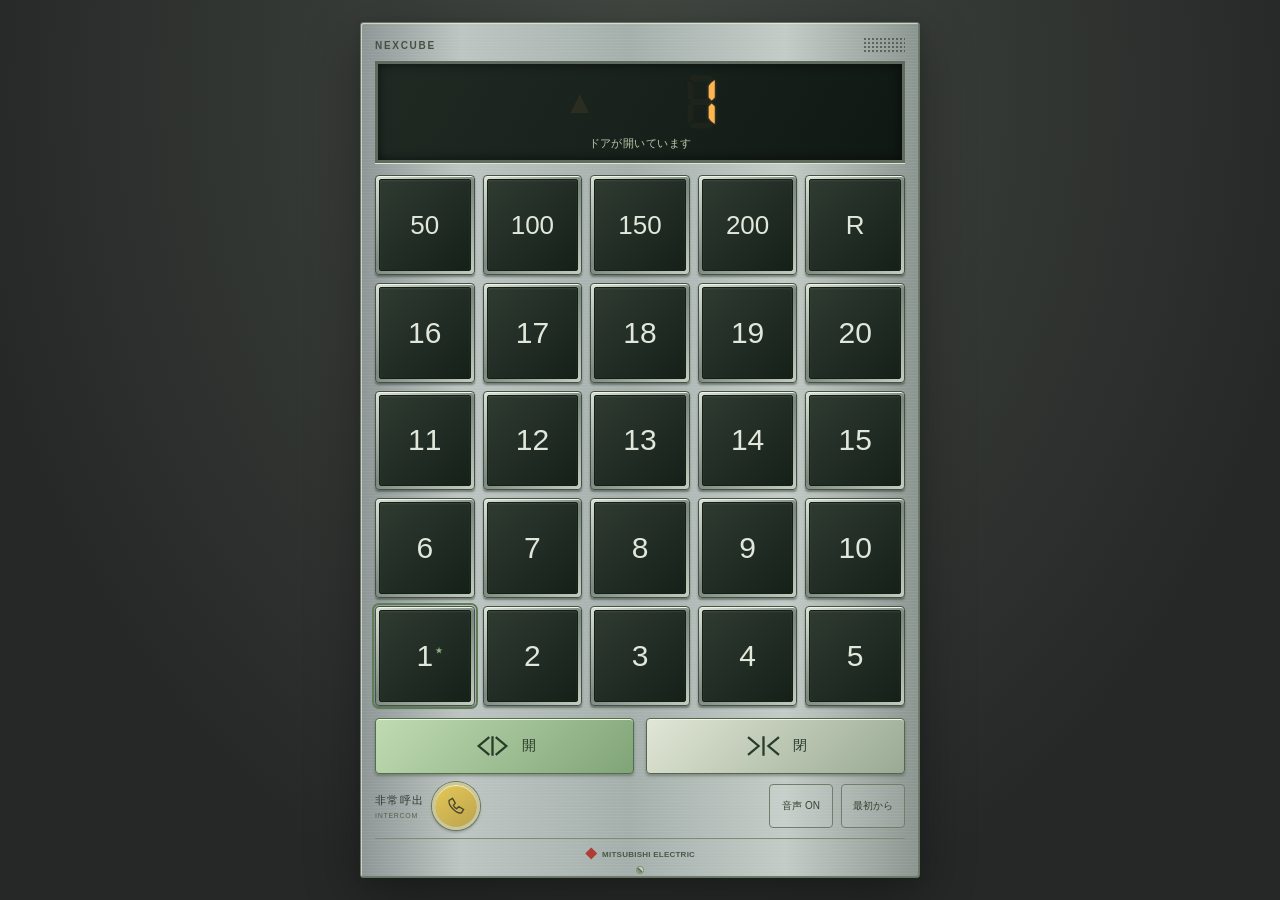
<file: index.html>
<!doctype html>
<html lang="ja">
  <head>
    <meta charset="utf-8" />
    <meta
      name="viewport"
      content="width=device-width, initial-scale=1, viewport-fit=cover"
    />
    <meta name="theme-color" content="#252827" />
    <meta name="apple-mobile-web-app-capable" content="yes" />
    <meta name="apple-mobile-web-app-title" content="エレベーター" />
    <title>NEXCUBE — エレベーター体験</title>
    <link rel="stylesheet" href="styles.css?v=3" />
  </head>
  <body>
    <main class="experience">
      <h1 class="sr-only">エレベーター操作盤</h1>
      <section class="control-panel" aria-label="エレベーター操作盤">
        <div class="panel-top">
          <span>NEXCUBE</span><span class="speaker" aria-hidden="true"></span>
        </div>
        <div class="panel-screen">
          <div class="indicator">
            <span class="direction" data-direction aria-hidden="true">▲</span
            ><span
              class="floor-digits"
              data-display
              aria-label="現在階 1階"
            ></span>
          </div>
          <div class="screen-message" id="screenMessage">
            ドアが開いています
          </div>
        </div>
        <div
          class="floor-btn-grid"
          id="floorGrid"
          aria-label="行先階ボタン"
        ></div>
        <div class="door-controls">
          <button
            class="door-button open-button"
            id="openButton"
            type="button"
            aria-label="ドアを開く"
          >
            <svg viewBox="0 0 48 28" aria-hidden="true">
              <path d="M20 3 7 14l13 11M28 3l13 11-13 11M24 2v24" /></svg
            ><span>開</span>
          </button>
          <button
            class="door-button close-button"
            id="closeButton"
            type="button"
            aria-label="ドアを閉じる"
          >
            <svg viewBox="0 0 48 28" aria-hidden="true">
              <path d="m5 3 13 11L5 25M43 3 30 14l13 11M24 2v24" /></svg
            ><span>閉</span>
          </button>
        </div>
        <div class="panel-bottom">
          <div class="intercom-row">
            <span>非常呼出<small>INTERCOM</small></span
            ><button
              class="call-button"
              id="callButton"
              type="button"
              aria-label="非常呼出の体験"
              aria-pressed="false"
            >
              <svg viewBox="0 0 32 32" aria-hidden="true">
                <path
                  d="M11 5 6 8c-2 7 11 20 18 18l3-5-7-4-3 3c-3-1-4-3-5-5l3-3Z"
                />
              </svg>
            </button>
          </div>
          <div class="panel-tools">
            <button
              id="soundButton"
              class="tool-button"
              type="button"
              aria-pressed="true"
              aria-label="音声を切り替える"
            >
              音声 ON
            </button>
            <button id="resetButton" class="tool-button" type="button">
              最初から
            </button>
          </div>
        </div>
        <div
          class="announcement sr-only"
          role="status"
          aria-live="polite"
          aria-atomic="true"
        >
          <span id="announcement">行先階のボタンを押してください</span>
        </div>
        <div class="panel-brand">
          <span class="diamonds" aria-hidden="true">◆</span
          ><span>MITSUBISHI ELECTRIC</span>
        </div>

        <div class="panel-screw" aria-hidden="true"></div>
      </section>
    </main>
    <script src="elevator.js?v=3"></script>
    <script src="audio.js?v=3"></script>
    <script src="app.js?v=3"></script>
  </body>
</html>
</file>
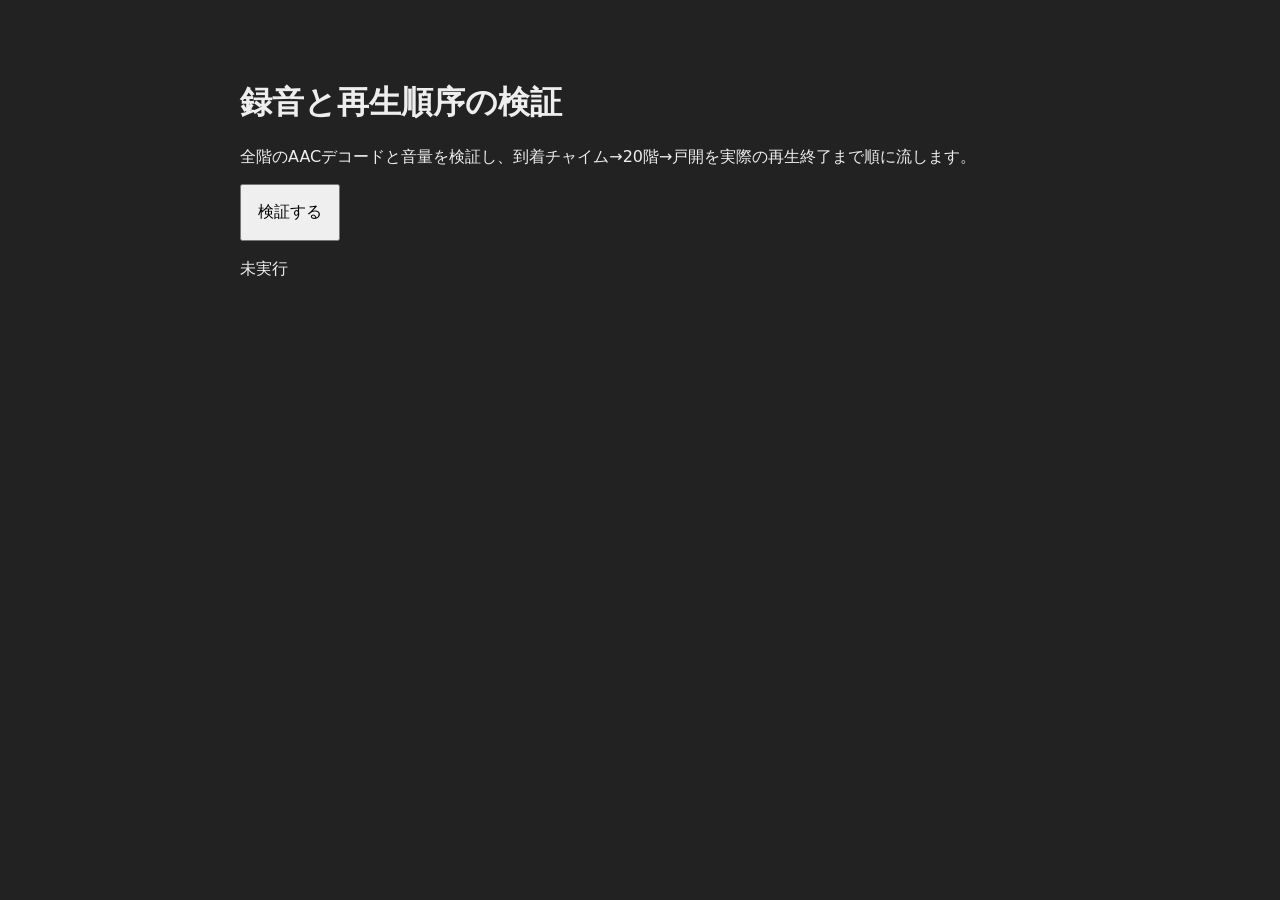
<file: tests/audio.html>
<!doctype html>
<html lang="ja">
  <meta charset="utf-8" /><meta
    name="viewport"
    content="width=device-width"
  /><title>録音と再生順序の検証</title>
  <style>
    body {
      font: 16px system-ui;
      max-width: 800px;
      margin: 40px auto;
      padding: 20px;
      background: #222;
      color: #eee;
    }
    button {
      font: inherit;
      padding: 16px;
    }
    pre {
      white-space: pre-wrap;
      line-height: 1.5;
    }
  </style>
  <h1>録音と再生順序の検証</h1>
  <p>
    全階のAACデコードと音量を検証し、到着チャイム→20階→戸開を実際の再生終了まで順に流します。
  </p>
  <button id="run">検証する</button>
  <pre id="result">未実行</pre>
  <script src="../elevator.js"></script>
  <script src="../audio.js"></script>
  <script>
    const output = document.getElementById("result");
    const log = (text) => {
      output.textContent += text + "\n";
    };
    document.getElementById("run").onclick = async () => {
      document.getElementById("run").disabled = true;
      output.textContent = "";
      const sounds = new ElevatorAudio((text) => log("再生: " + text));
      sounds.unlock();
      let active = 0,
        maximum = 0;
      const original = sounds.context.createBufferSource.bind(sounds.context);
      sounds.context.createBufferSource = () => {
        const source = original(),
          start = source.start.bind(source);
        source.start = (...args) => {
          active++;
          maximum = Math.max(maximum, active);
          return start(...args);
        };
        source.addEventListener("ended", () => {
          active--;
          log("終了");
        });
        return source;
      };
      try {
        const keys = [
          "destination",
          "up",
          "down",
          "door-closing",
          "door-opening",
          "emergency",
          ...ElevatorModel.FLOORS.map((f) => "floor-" + (f === 201 ? "r" : f)),
        ];
        for (const key of keys) {
          const buffer = await sounds.buffer("../assets/voice/" + key + ".m4a");
          if (!(buffer.duration > 0 && buffer.duration < 10))
            throw Error("不正な長さ: " + key);
          let peak = 0;
          for (let c = 0; c < buffer.numberOfChannels; c++)
            for (const sample of buffer.getChannelData(c))
              peak = Math.max(peak, Math.abs(sample));
          if (!(peak > 0 && peak <= 0.851)) throw Error("不正な音量: " + key);
          log(
            "OK " +
              key +
              " " +
              buffer.duration.toFixed(2) +
              "s / peak " +
              peak.toFixed(2),
          );
        }
        log("全" + keys.length + "録音のデコード成功");
        await sounds.say([
          {
            src: "../assets/chime/arrival.m4a",
            text: "到着チャイム",
            chime: true,
          },
          { src: "../assets/voice/floor-20.m4a", text: "20階です" },
          { src: "../assets/voice/door-opening.m4a", text: "ドアが開きます" },
        ]);
        if (maximum !== 1 || active !== 0) throw Error("再生重複または未完了");
        log("PASS: 全録音 / 再生完了 / 最大同時再生数 " + maximum);
      } catch (error) {
        log("FAIL: " + error.message);
      }
    };
  </script>
</html>
</file>
<file: styles.css>
:root {
  color-scheme: dark;
  --amber: #ffb450;
  --steel: linear-gradient(
    90deg,
    #8d9695,
    #bdc5c2 18%,
    #a4afac 48%,
    #c3cbc6 76%,
    #8b9590
  );
  --key-gap: 8px;
  --panel-padding: 14px;
  /* The height allowance includes the display, service keys and page padding. */
  --key-size: clamp(
    44px,
    min(
      calc(
        (
            100svh - 400px - env(safe-area-inset-top) -
              env(safe-area-inset-bottom)
          ) /
          5
      ),
      calc(
        (
            100vw - 84px - env(safe-area-inset-left) -
              env(safe-area-inset-right)
          ) /
          5
      )
    ),
    100px
  );
  font-family:
    -apple-system, BlinkMacSystemFont, "Hiragino Kaku Gothic ProN", "Yu Gothic",
    sans-serif;
  background: #252827;
  color: #e8eae5;
}
* {
  box-sizing: border-box;
}
body {
  margin: 0;
  min-width: 280px;
  background: radial-gradient(ellipse at 50% 10%, #444943, #252827 75%);
}
button {
  font: inherit;
  cursor: pointer;
  -webkit-tap-highlight-color: transparent;
  touch-action: manipulation;
  user-select: none;
  -webkit-user-select: none;
}
button:focus-visible {
  outline: 3px solid #e6b969;
  outline-offset: 4px;
}
button:disabled {
  cursor: default;
}
button,
svg {
  flex-shrink: 0;
}
.sr-only {
  position: absolute;
  width: 1px;
  height: 1px;
  padding: 0;
  margin: -1px;
  overflow: hidden;
  clip-path: inset(50%);
  white-space: nowrap;
  border: 0;
}
.experience {
  display: grid;
  place-items: center;
  min-height: 100svh;
  padding: max(12px, env(safe-area-inset-top))
    max(12px, env(safe-area-inset-right)) max(12px, env(safe-area-inset-bottom))
    max(12px, env(safe-area-inset-left));
}
.control-panel {
  position: relative;
  display: grid;
  grid-template-columns: minmax(0, 1fr);
  gap: 8px;
  width: min(
    100%,
    calc(var(--key-size) * 5 + var(--key-gap) * 4 + var(--panel-padding) * 2)
  );
  padding: var(--panel-padding);
  border: 1px solid #657364;
  border-radius: 3px;
  color: #2e3830;
  background:
    repeating-linear-gradient(0deg, #ffffff0d 0 1px, transparent 1px 3px),
    var(--steel);
  box-shadow:
    0 18px 55px #0005,
    inset 1px 1px #f6f9e799,
    inset -1px -1px #6f7e6c,
    2px 3px 9px #1a291a33;
}
.panel-top {
  display: flex;
  align-items: center;
  justify-content: space-between;
  min-height: 16px;
}
.panel-top > span:first-child {
  font-family: Arial, sans-serif;
  font-size: 10px;
  letter-spacing: 0.17em;
  font-weight: 600;
  color: #455146;
}
.speaker {
  width: 42px;
  height: 16px;
  background: radial-gradient(circle, #3d493e 1px, transparent 1.5px) 0 0 / 4px
    4px;
  opacity: 0.7;
}
.panel-screen {
  padding: 10px 12px 8px;
  background: linear-gradient(120deg, #202a23, #101813);
  border: 3px solid #5e6b5e;
  box-shadow:
    0 1px #dce5d4,
    inset 0 0 12px #0009;
}
.indicator {
  display: flex;
  align-items: center;
  justify-content: center;
  gap: 20px;
  min-width: 0;
}
.direction {
  color: #ffb34b13;
  font-family: Arial, sans-serif;
  font-size: 32px;
  line-height: 1;
  display: inline-block;
  width: 32px;
  transition: color 0.2s;
}
.direction.active {
  color: var(--amber);
  text-shadow: 0 0 12px #ff9c4766;
}
.direction.down {
  transform: rotate(180deg);
}
.floor-digits {
  display: flex;
  justify-content: flex-end;
  min-width: 100px;
  gap: 4px;
  height: 56px;
}
.floor-digits svg {
  height: 100%;
  width: auto;
  overflow: visible;
}
.segment {
  fill: #eea5430a;
}
.segment.on {
  fill: var(--amber);
  filter: drop-shadow(0 0 2px #ffc77955);
}
.screen-message {
  font-size: 11px;
  letter-spacing: 0.04em;
  color: #c0c9ad;
  text-align: center;
  min-height: 16px;
  margin-top: 6px;
}
.floor-btn-grid {
  display: grid;
  grid-template-columns: repeat(5, minmax(0, 1fr));
  gap: var(--key-gap);
  padding: 4px 0;
}
.floor-btn {
  position: relative;
  aspect-ratio: 1;
  min-height: 44px;
  min-width: 44px;
  padding: 0;
  border-radius: 4px;
  border: 1px solid #475048;
  color: #e1e7da;
  background: linear-gradient(140deg, #dbe1d5, #7b897e 50%, #c4cec0);
  box-shadow:
    0 2px 2px #23302377,
    inset 0 1px #eff6e5;
  display: flex;
  align-items: center;
  justify-content: center;
}
.floor-btn::before {
  content: "";
  position: absolute;
  inset: 3px;
  border: 1px solid #131e17;
  background: linear-gradient(135deg, #2f3a31, #152019);
  border-radius: 2px;
  box-shadow: inset 0 1px 2px #ffffff17;
}
.btn-label {
  position: relative;
  font-family: Arial, Helvetica, sans-serif;
  font-size: clamp(18px, calc(var(--key-size) * 0.32), 30px);
  font-weight: 500;
  z-index: 1;
  line-height: 1;
}
.floor-btn.express .btn-label {
  font-size: clamp(16px, calc(var(--key-size) * 0.26), 26px);
}
.floor-btn:active {
  transform: translateY(1px);
}
.floor-btn.lit {
  box-shadow:
    0 0 0 1px #f2b35499,
    0 2px 3px #17241766;
}
.floor-btn.lit::before {
  border-color: #ffb33e;
  background: linear-gradient(135deg, #584727, #282d20);
  box-shadow: inset 0 0 7px #ffb24d33;
}
.floor-btn.lit .btn-label {
  color: #ffc26c;
  text-shadow: 0 0 5px #ff9f3b77;
}
.floor-btn.main-floor {
  outline: 2px solid #5c7e57;
  outline-offset: 1px;
}
.floor-btn.main-floor .btn-label::after {
  content: "★";
  font-size: 8px;
  position: absolute;
  right: -10px;
  top: 6px;
  color: #8fb286;
}
.door-controls {
  display: grid;
  grid-template-columns: 1fr 1fr;
  gap: 12px;
}
.door-button {
  min-height: 56px;
  border: 1px solid #586452;
  border-radius: 4px;
  background: linear-gradient(135deg, #e1e6d5, #99aa94);
  color: #283c2b;
  box-shadow:
    0 2px 3px #34412c66,
    inset 0 1px #f3f9e5;
  display: flex;
  align-items: center;
  justify-content: center;
  gap: 10px;
}
.door-button svg {
  width: 39px;
  height: 24px;
  stroke: currentColor;
  stroke-width: 2.8;
  fill: none;
}
.door-button span {
  font-size: 14px;
}
.open-button {
  background: linear-gradient(135deg, #c0dbb2, #80a477);
  border-color: #4f704b;
}
.door-button:active {
  transform: translateY(1px);
}
.door-button:disabled {
  opacity: 0.48;
}
.panel-bottom {
  display: flex;
  align-items: center;
  justify-content: space-between;
  gap: 8px;
}
.intercom-row {
  display: flex;
  align-items: center;
  justify-content: center;
  gap: 8px;
  min-height: 48px;
}
.intercom-row > span {
  font-size: 11px;
  letter-spacing: 0.12em;
}
.intercom-row small {
  display: block;
  font-family: Arial, sans-serif;
  font-size: 7px;
  letter-spacing: 0.1em;
  margin-top: 4px;
  color: #53604e;
}
.call-button {
  width: 48px;
  height: 48px;
  border-radius: 50%;
  padding: 10px;
  border: 3px solid #c7c7a2;
  background: linear-gradient(145deg, #e3c859, #bda34c);
  color: #4b482f;
  box-shadow:
    0 0 0 1px #707454,
    inset 0 1px #fff4b2,
    0 2px 3px #2e3d2666;
}
.call-button svg {
  width: 100%;
  height: 100%;
  fill: none;
  stroke: currentColor;
  stroke-width: 2;
}
.call-button[aria-pressed="true"] {
  background: #ffc352;
  box-shadow: 0 0 12px #ffd366aa;
}
.panel-tools {
  display: flex;
  justify-content: center;
  gap: 8px;
}
.tool-button {
  min-width: 64px;
  min-height: 44px;
  white-space: nowrap;
  border: 1px solid #6f7f6c;
  border-radius: 4px;
  background: #ffffff12;
  color: #334330;
  padding: 6px;
  font-size: 10px;
}
.tool-button:hover {
  background: #ffffff30;
}
.panel-brand {
  display: flex;
  justify-content: center;
  gap: 5px;
  align-items: center;
  border-top: 1px solid #7c8b76;
  padding-top: 7px;
  font-family: Arial, sans-serif;
  font-size: 8px;
  letter-spacing: 0.03em;
  font-weight: 600;
  color: #4a5847;
}
.diamonds {
  font-size: 12px;
  color: #af3d36;
}
.panel-screw {
  position: absolute;
  bottom: 4px;
  left: calc(50% - 3px);
  width: 6px;
  height: 6px;
  border-radius: 50%;
  background: linear-gradient(45deg, #83917b 40%, #51604d 45% 55%, #c3ceb6 60%);
  box-shadow: 0 0 0 1px #85937a;
}
/* Short landscape windows keep the display beside the floor keys. */
@media (min-width: 700px) and (max-height: 600px) {
  :root {
    --key-size: clamp(
      44px,
      min(calc((100svh - 104px) / 5), calc((100vw - 330px) / 5)),
      72px
    );
  }
  .control-panel {
    width: min(100%, calc(var(--key-size) * 5 + var(--key-gap) * 4 + 238px));
    grid-template-columns: 190px minmax(0, 1fr);
    grid-template-areas: "top floors" "screen floors" "doors floors" "bottom floors" "brand floors";
    column-gap: 20px;
    row-gap: 6px;
    align-items: center;
  }
  .panel-top {
    grid-area: top;
  }
  .panel-screen {
    grid-area: screen;
  }
  .floor-btn-grid {
    grid-area: floors;
  }
  .door-controls {
    grid-area: doors;
    gap: 8px;
  }
  .door-button {
    min-height: 48px;
    gap: 5px;
  }
  .door-button svg {
    width: 30px;
  }
  .panel-bottom {
    grid-area: bottom;
    gap: 6px;
  }
  .intercom-row > span {
    display: none;
  }
  .floor-digits {
    height: 36px;
    min-width: 70px;
  }
  .panel-tools {
    gap: 4px;
  }
  .tool-button {
    min-width: 0;
    flex: 1;
    padding-inline: 4px;
  }
  .panel-brand {
    grid-area: brand;
    font-size: 7px;
  }
}
@media (prefers-reduced-motion: reduce) {
  .direction {
    transition: none;
  }
}
</file>
